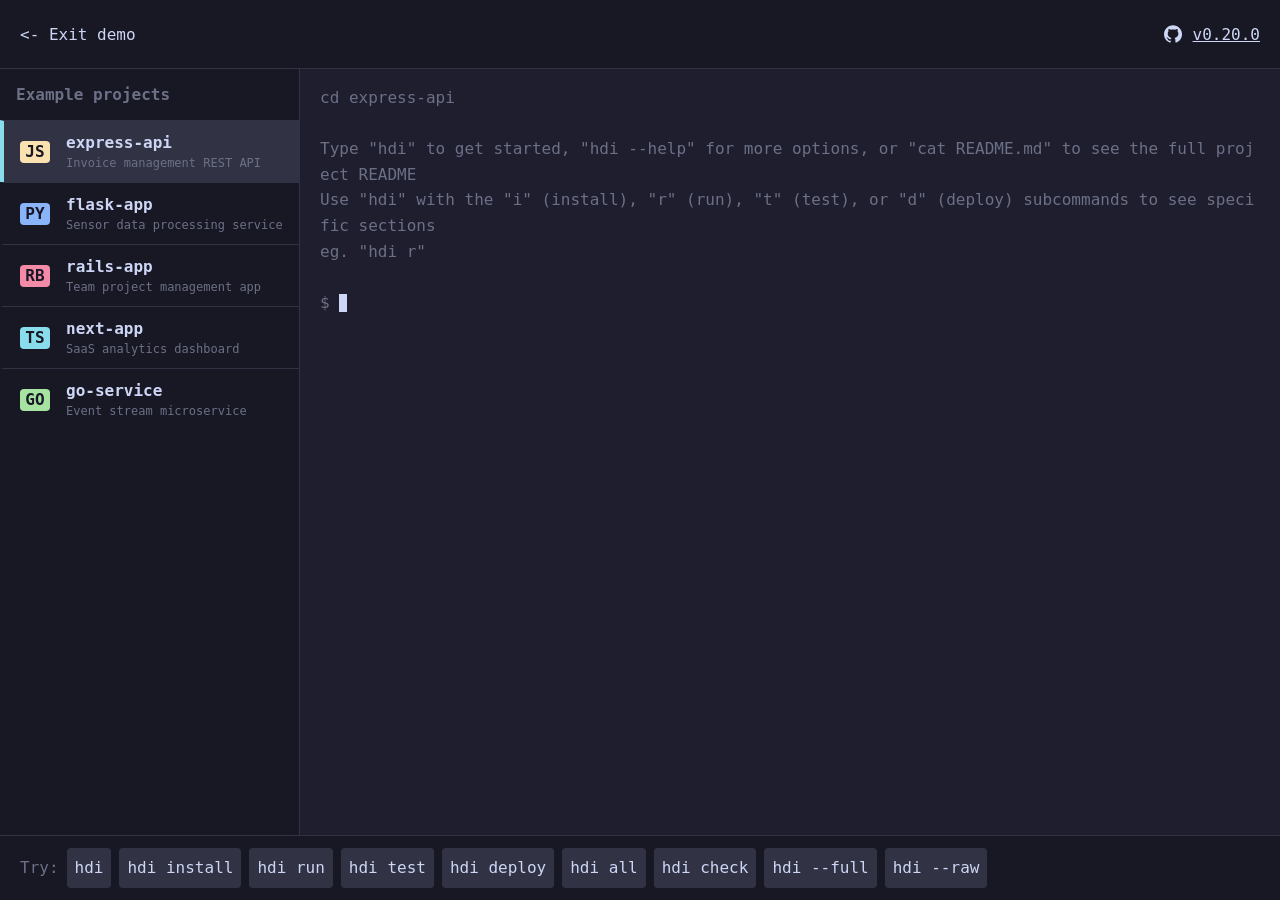
<file: site/demo.html>
<!doctype html>
<html lang="en">
  <head>
    <meta charset="UTF-8" />
    <meta name="viewport" content="width=device-width, initial-scale=1.0" />
    <title>hdi - Demo</title>
    <meta
      name="description"
      content="CLI tool that scans a project's README and extracts the commands you need to get it running. No dependencies, just Bash."
    />
    <link rel="icon" href="favicon.svg" type="image/svg+xml" />
    <link rel="stylesheet" href="global.css" />
    <link rel="stylesheet" href="demo.css" />
    <script
      defer
      data-domain="hdi.gregdev.com"
      src="https://analytics.gregdev.com/js/script.file-downloads.hash.outbound-links.js"
    ></script>
    <script>
      window.plausible =
        window.plausible ||
        function () {
          (window.plausible.q = window.plausible.q || []).push(arguments);
        };
    </script>
  </head>
  <body>
    <h1 class="visually-hidden">hdi interactive demo</h1>
    <header>
      <nav class="nav">
        <a class="nav-back" href="/"><span>&lt;- Exit demo</span></a>
        <a
          href="https://github.com/grega/hdi"
          class="gh-link"
          target="_blank"
          title="hdi on GitHub"
          rel="noopener"
        >
          <svg
            width="128"
            height="128"
            viewBox="0 0 128 128"
            fill="none"
            xmlns="http://www.w3.org/2000/svg"
            class="gh-logo"
          >
            <path
              d="M56.7937 84.9688C44.4187 83.4688 35.7 74.5625 35.7 63.0313C35.7 58.3438 37.3875 53.2813 40.2 49.9063C38.9812 46.8125 39.1687 40.25 40.575 37.5313C44.325 37.0625 49.3875 39.0313 52.3875 41.75C55.95 40.625 59.7 40.0625 64.2937 40.0625C68.8875 40.0625 72.6375 40.625 76.0125 41.6563C78.9187 39.0313 84.075 37.0625 87.825 37.5313C89.1375 40.0625 89.325 46.625 88.1062 49.8125C91.1062 53.375 92.7 58.1563 92.7 63.0313C92.7 74.5625 83.9812 83.2813 71.4187 84.875C74.6062 86.9375 76.7625 91.4375 76.7625 96.5938L76.7625 106.344C76.7625 109.156 79.1062 110.75 81.9187 109.625C98.8875 103.156 112.2 86.1875 112.2 65.1875C112.2 38.6563 90.6375 17 64.1062 17C37.575 17 16.2 38.6562 16.2 65.1875C16.2 86 29.4187 103.25 47.2312 109.719C49.7625 110.656 52.2 108.969 52.2 106.438L52.2 98.9375C50.8875 99.5 49.2 99.875 47.7 99.875C41.5125 99.875 37.8562 96.5 35.2312 90.2188C34.2 87.6875 33.075 86.1875 30.9187 85.9063C29.7937 85.8125 29.4187 85.3438 29.4187 84.7813C29.4187 83.6563 31.2937 82.8125 33.1687 82.8125C35.8875 82.8125 38.2312 84.5 40.6687 87.9688C42.5437 90.6875 44.5125 91.9063 46.8562 91.9063C49.2 91.9063 50.7 91.0625 52.8562 88.9063C54.45 87.3125 55.6687 85.9063 56.7937 84.9688Z"
              fill="currentColor"
            />
          </svg>
          <span class="version">v0.20.0</span>
        </a>
      </nav>
    </header>

    <main class="demo-view" id="demo-view">
      <div class="demo-layout">
        <aside class="sidebar" id="sidebar"></aside>
        <section class="terminal-wrap">
          <div class="terminal" id="terminal" tabindex="0">
            <input
              id="terminal-input"
              title="Terminal input"
              class="terminal-hidden-input"
              autocomplete="off"
              autocorrect="off"
              autocapitalize="off"
              spellcheck="false"
            />
          </div>
        </section>
      </div>
      <footer class="hints" id="hints">
        Try: <code>hdi</code> <code>hdi install</code> <code>hdi run</code>
        <code>hdi test</code> <code>hdi all</code> <code>hdi check</code>
        <code>hdi --full</code> <code>hdi --raw</code>
      </footer>
    </main>

    <script src="data.js"></script>
    <script src="picker.js"></script>
    <script src="terminal.js"></script>
    <script>
      (function () {
        var tabs = document.querySelectorAll(".tab");
        var aboutView = document.getElementById("about");
        var demoView = document.getElementById("demo-view");

        function switchTab(name, pushState) {
          tabs.forEach(function (t) {
            t.classList.remove("active");
          });
          document
            .querySelector('.tab[data-tab="' + name + '"]')
            .classList.add("active");

          if (name === "about") {
            aboutView.classList.remove("hidden");
            demoView.classList.add("hidden");
          } else {
            aboutView.classList.add("hidden");
            demoView.classList.remove("hidden");
            document.getElementById("terminal-input").focus();
          }

          if (pushState) {
            var hash = name === "about" ? "" : "#demo";
            history.pushState(null, "", location.pathname + hash);
          }
        }

        tabs.forEach(function (tab) {
          tab.addEventListener("click", function () {
            switchTab(tab.dataset.tab, true);
          });
        });

        // Handle back/forward navigation
        window.addEventListener("popstate", function () {
          switchTab(location.hash === "#demo" ? "demo" : "about", false);
        });

        // Restore tab from URL on load
        if (location.hash === "#demo") {
          switchTab("demo", false);
        }
      })();
</file>
<file: site/global.css>
@import url("https://fonts.cdnfonts.com/css/jetbrains-mono");

/* ── Reset ─────────────────────────────────────────────────────────── */

:root {
  /* Catppuccin Mocha palette */
  --base: #1e1e2e;
  --mantle: #181825;
  --surface0: #313244;
  --surface1: #45475a;
  --overlay0: #6c7086;
  --text: #cdd6f4;
  --subtext0: #a6adc8;
  --green: #a6e3a1;
  --cyan: #89dceb;
  --yellow: #f9e2af;
  --magenta: #cba6f7;
  --red: #f38ba8;
  --blue: #89b4fa;
  --font-mono:
    "JetBrains Mono", "Fira Code", "SF Mono", Menlo, Consolas, monospace;
}

*,
*::before,
*::after {
  box-sizing: border-box;
  margin: 0;
  padding: 0;
}

html {
  font-size: 16px;
}

body {
  min-height: 100vh;
  background: var(--base);
  color: var(--text);
  font-family: var(--font-mono);
  display: flex;
  flex-direction: column;
}

.hidden {
  display: none !important;
}

h1,
h2,
h3,
h4 {
  text-wrap: balance;
}

p {
  text-wrap: pretty;
}

a {
  color: var(--text);
}

a:focus-visible,
button:focus-visible {
  outline-offset: 3px;
  outline: 2px solid currentColor;
}

a:hover {
  color: var(--subtext0);
}

/* ── Utilities ─────────────────────────────────────────────────────────── */

.visually-hidden {
  border: 0;
  clip: rect(0 0 0 0);
  height: auto;
  margin: 0;
  overflow: hidden;
  padding: 0;
  position: absolute;
  width: 1px;
  white-space: nowrap;
}

.stack {
  display: flex;
  flex-direction: column;
  justify-content: flex-start;
}

.stack > * {
  margin-block: 0;
}

.stack > * + * {
  margin-block-start: var(--space, 1.5rem);
}

/* ── Button ─────────────────────────────────────────────────────────── */

button,
.button {
  border: none;
  font: inherit;
  text-decoration: none;
  background-color: var(--text);
  color: var(--base);

  display: flex;
  align-items: center;
  justify-content: center;
  padding: 0.5rem 0.75rem;
  font-weight: 800;
  line-height: 1.5;
  cursor: pointer;

  transition: background-color 0.1s linear;

  &:hover {
    color: var(--base);
    background-color: var(--subtext0);
  }

  &:focus-visible {
    outline-offset: 3px;
    outline: 2px solid var(--text);
  }
}

/* ── Nav ─────────────────────────────────────────────────────────── */

.nav {
  display: flex;
  align-items: center;
  justify-content: space-between;
  padding: 0.75rem 1.25rem;
  background: var(--mantle);
  border-bottom: 0.0625rem solid var(--surface0);
  flex-shrink: 0;
}

.nav-back {
  text-decoration: none;
  display: flex;
  align-items: center;
  min-block-size: 44px;
}

/* ── Github link ─────────────────────────────────────────────────────────── */

.gh-logo {
  width: 24px;
  height: auto;
}

.gh-link {
  transition: color 0.15s;
  display: flex;
  align-items: center;
  gap: 0.5rem;
}
</file>
<file: site/demo.css>
/* ── Demo view ──────────────────────────────────────────────────────── */

.demo-view {
  flex: 1;
  display: flex;
  flex-direction: column;
  overflow: hidden;
}

.demo-layout {
  display: flex;
  flex: 1;
  min-height: 0;
}

/* Sidebar */
.sidebar {
  width: 18.75rem;
  flex-shrink: 0;
  background: var(--mantle);
  border-inline-end: 1px solid var(--surface0);
  padding: 0.5rem 0;
  overflow-y: auto;
}

.sidebar-heading {
  padding: 0.5rem 1rem 1rem;
  font-weight: 600;
  color: var(--overlay0);
}

.sidebar-item {
  display: flex;
  align-items: center;
  gap: 1rem;
  padding: 0.75rem 1rem;
  cursor: pointer;
  transition: background 0.12s;
  border-block-start: 1px solid var(--surface0);
  border-inline-start: 0.25rem solid transparent;
}

.sidebar-item:hover {
  background: var(--surface0);
}

.sidebar-item.active {
  background: var(--surface0);
  border-inline-start-color: var(--cyan);
}

.sidebar-badge {
  width: 1.875rem;
  height: 1.375rem;
  border-radius: 0.25rem;
  display: flex;
  align-items: center;
  justify-content: center;
  font-weight: 700;
  flex-shrink: 0;
  color: var(--mantle);
}

.sidebar-badge.lang-JS {
  background: var(--yellow);
}
.sidebar-badge.lang-PY {
  background: var(--blue);
}
.sidebar-badge.lang-RB {
  background: var(--red);
}
.sidebar-badge.lang-TS {
  background: var(--cyan);
}
.sidebar-badge.lang-GO {
  background: var(--green);
}

.sidebar-info {
  min-width: 0;
}

.sidebar-name {
  font-weight: 800;
  white-space: nowrap;
  overflow: hidden;
  padding-block-end: 0.25rem;
  text-overflow: ellipsis;
}

.sidebar-desc {
  font-size: 0.75rem;
  color: var(--overlay0);
}

/* Terminal */
.terminal-wrap {
  flex: 1;
  min-width: 0;
  display: flex;
  flex-direction: column;
  padding: 0;
}

.terminal {
  position: relative;
  flex: 1;
  padding: 1rem 1.25rem;
  overflow-y: auto;
  outline: none;
  line-height: 1.6;
  cursor: text;
}

.terminal-hidden-input {
  position: absolute;
  left: -9999px;
  top: 0;
  width: 1px;
  height: 1px;
  opacity: 0;
  border: none;
  outline: none;
  padding: 0;
  margin: 0;
  font-size: 16px; /* >= 16px prevents iOS auto-zoom on focus */
}

.terminal::-webkit-scrollbar {
  width: 0.375rem;
}
.terminal::-webkit-scrollbar-track {
  background: transparent;
}
.terminal::-webkit-scrollbar-thumb {
  background: var(--surface1);
  border-radius: 0.1875rem;
}

/* Terminal line types */
.t-line {
  white-space: pre-wrap;
  word-break: break-all;
  min-height: 1.6em;
}

.t-prompt {
  color: var(--overlay0);
}

.t-prompt .t-input {
  color: var(--text);
}

.t-cursor {
  display: inline-block;
  width: 0.5rem;
  height: 1.1em;
  background: var(--text);
  vertical-align: text-bottom;
  animation: blink 1s step-end infinite;
}

@keyframes blink {
  50% {
    opacity: 0;
  }
}

.t-header {
  color: var(--cyan);
  font-weight: 700;
}

.t-subheader {
  color: var(--magenta);
  font-weight: 700;
}

.t-command {
  color: var(--green);
}

.t-prose {
  color: var(--overlay0);
}

.t-dim {
  color: var(--overlay0);
}

.t-yellow {
  color: var(--yellow);
}

.t-green {
  color: var(--green);
}

.t-bold {
  font-weight: 700;
}

.t-title-line {
  color: var(--text);
  font-weight: 700;
}

/* Picker */
.picker-row {
  white-space: pre;
  min-height: 1.6em;
}

.picker-row.selected {
  background: var(--surface0);
  border-radius: 0.1875rem;
}

.picker-row .arrow {
  color: var(--yellow);
  font-weight: 700;
}

.picker-footer {
  color: var(--overlay0);
  min-height: 1.6em;
  white-space: pre;
}

.flash-msg {
  color: var(--green);
  font-weight: 600;
}

.flash-msg.flash-execute {
  color: var(--yellow);
  font-style: italic;
}

/* Hints bar */
.hints {
  display: flex;
  flex-direction: row;
  flex-wrap: wrap;
  align-items: center;
  gap: 0.5rem;
  padding: 0.75rem 1.25rem;
  background: var(--mantle);
  border-block-start: 0.0625rem solid var(--surface0);
  color: var(--overlay0);
  flex-shrink: 0;
  line-height: 2;
}

.hints code {
  background: var(--surface0);
  padding: 0.25rem 0.5rem;
  border-radius: 0.25rem;
  color: var(--text);
}

/* ── Responsive ─────────────────────────────────────────────────────── */

@media (max-width: 43.75rem) {
  /* Demo */
  .demo-layout {
    flex-direction: column;
  }
  .sidebar {
    width: 100%;
    border-inline-end: none;
    border-block-end: 0.0625rem solid var(--surface0);
    padding: 0rem 0;
    display: flex;
    overflow-x: auto;
    overflow-y: hidden;
    flex-shrink: 0;
  }
  .sidebar-item {
    flex-shrink: 0;
    padding: 0.75rem 1rem;
    border-inline-start: none;
    border-block-end: 0.25rem solid transparent;
  }
  .sidebar-item.active {
    border-inline-start-color: transparent;
    border-block-end-color: var(--cyan);
  }

  .sidebar-name {
    padding: 0;
  }

  .sidebar-heading {
    flex-shrink: 0;
    padding: 0.25rem 1rem;
    display: flex;
    align-items: center;
  }
  .sidebar-desc {
    display: none;
  }
}
</file>
